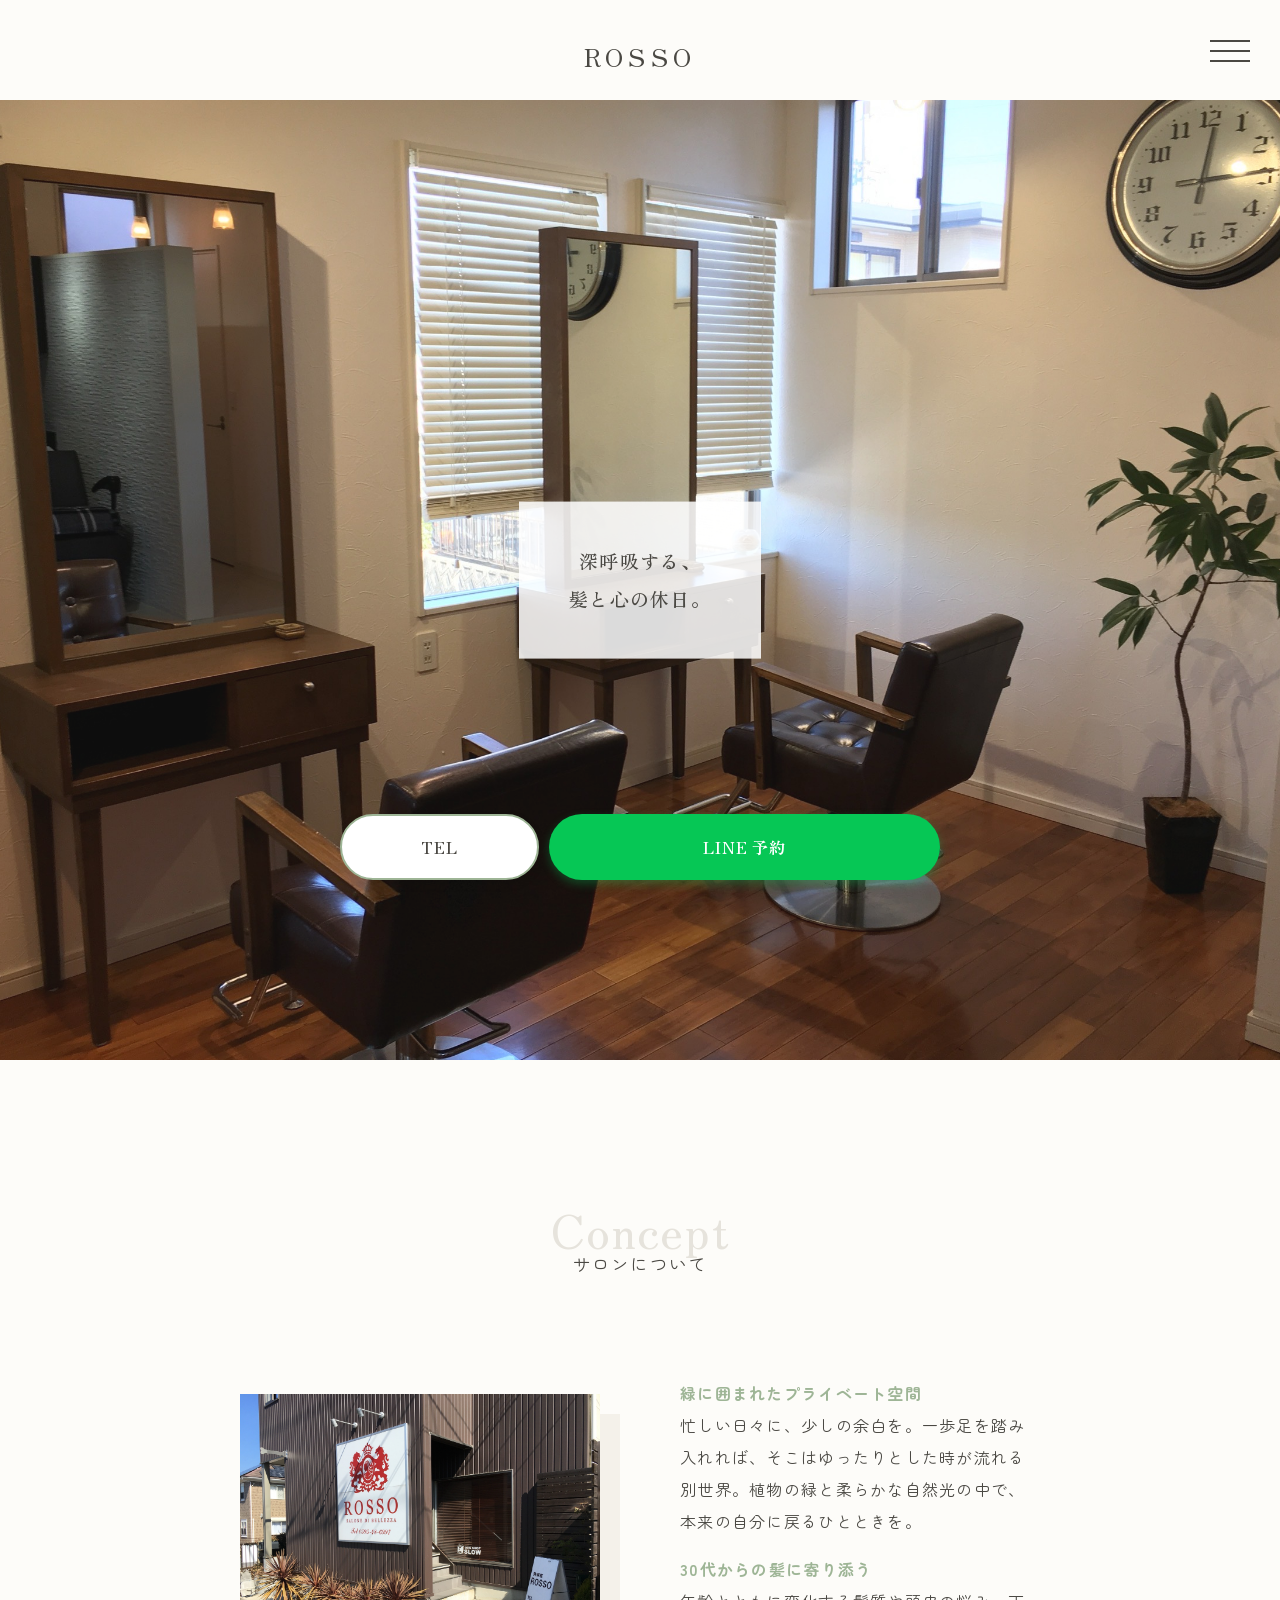
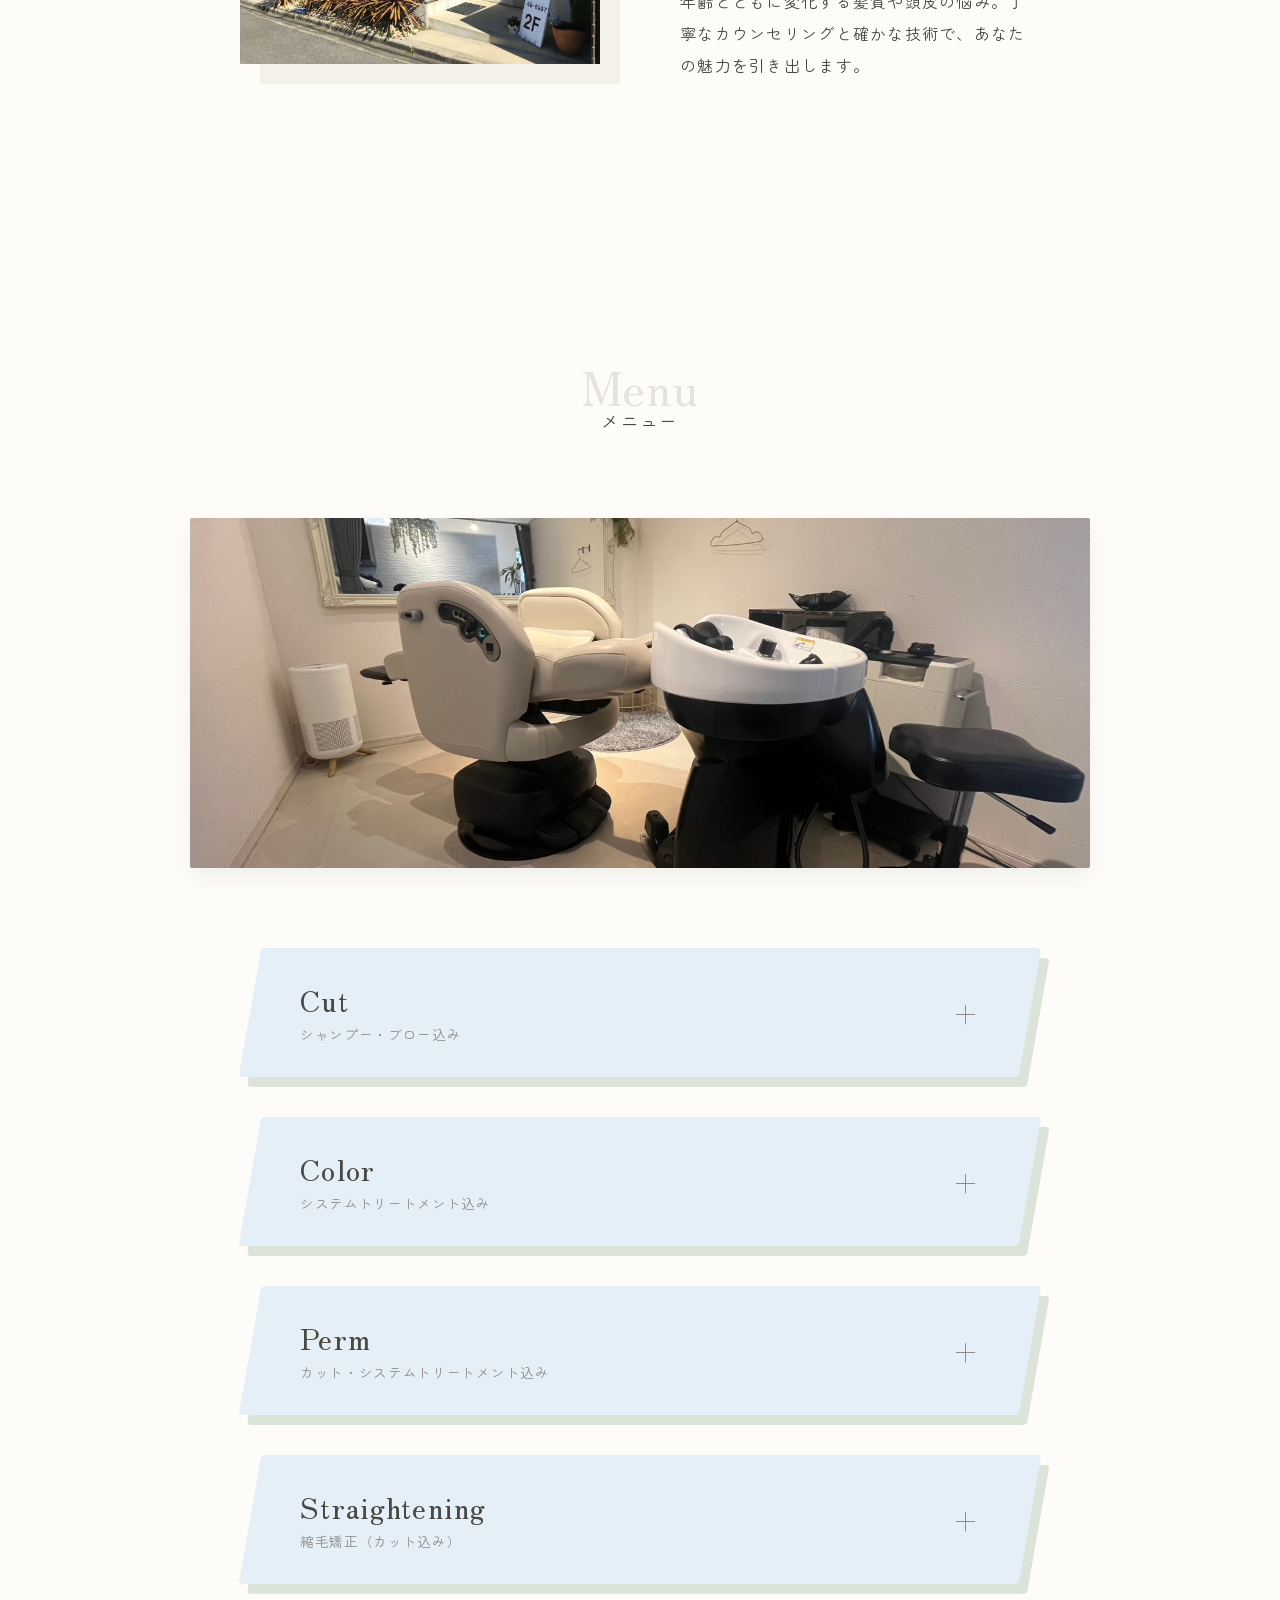
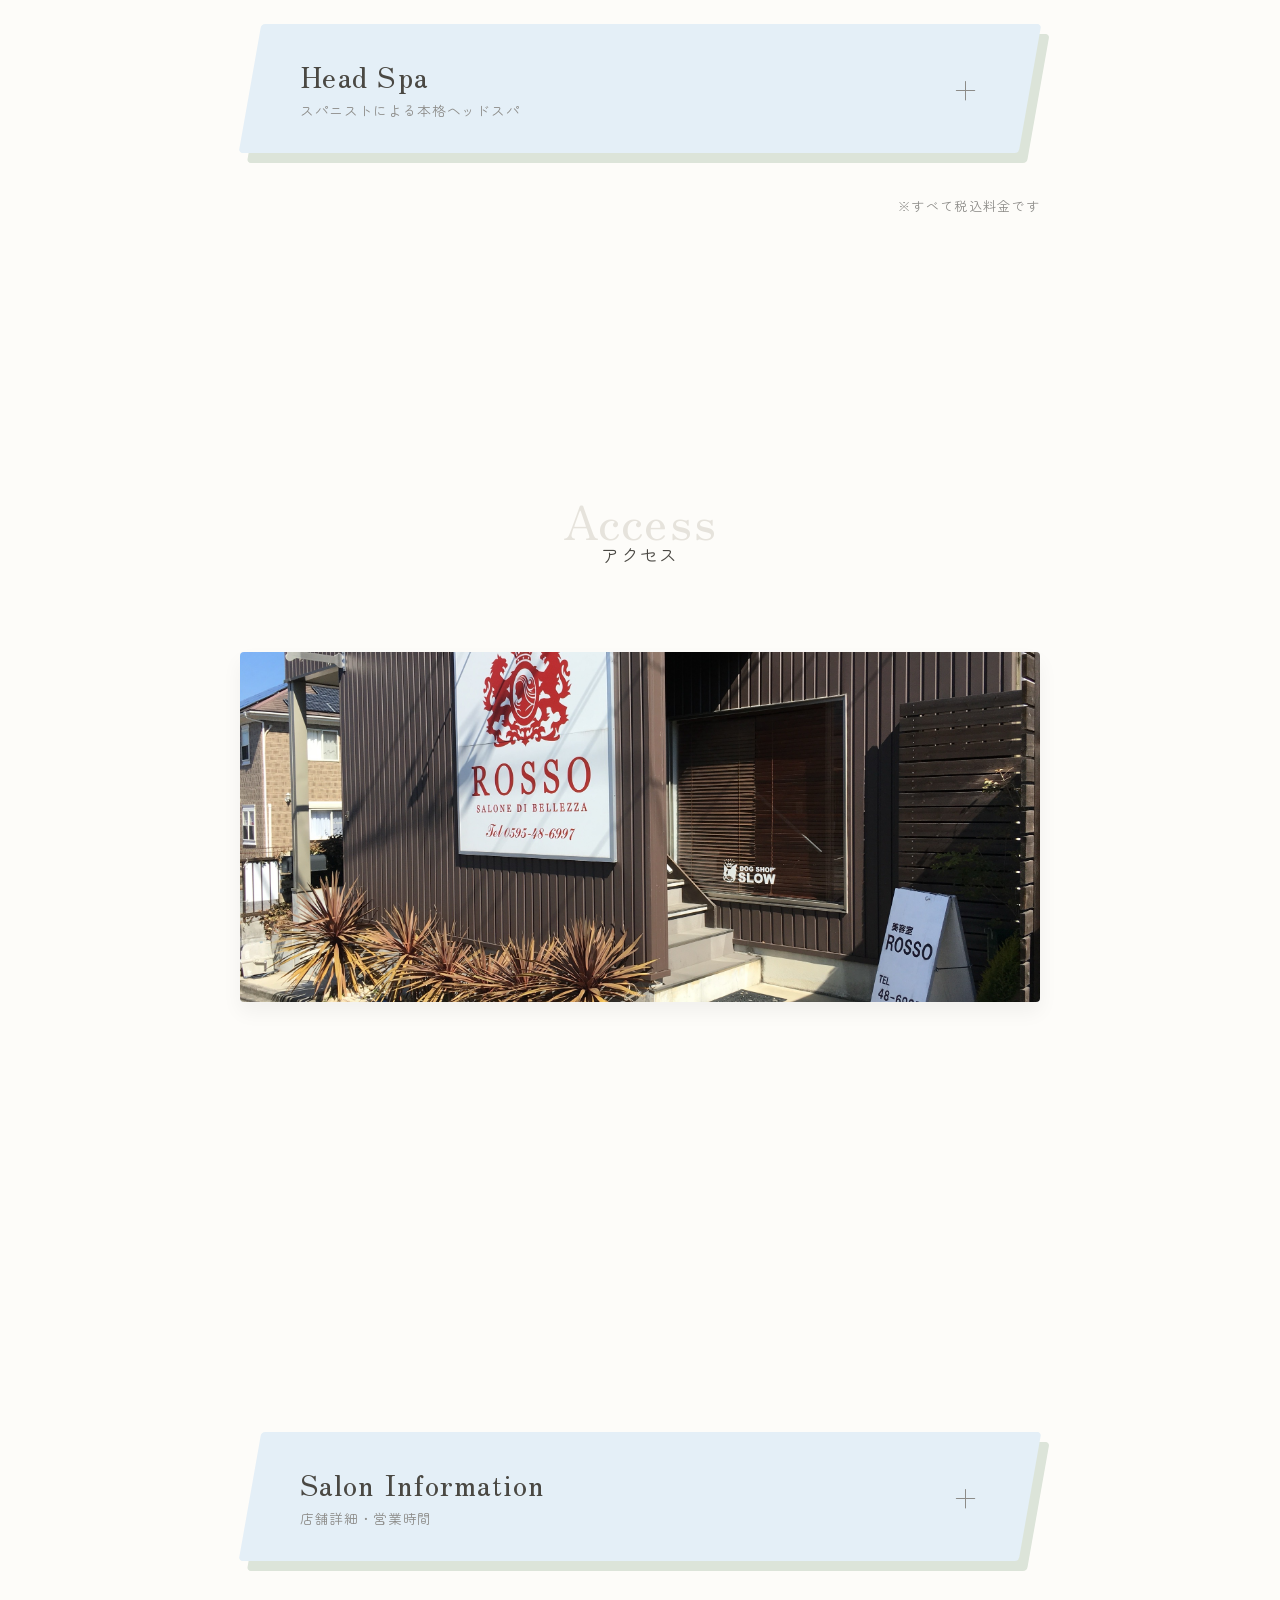
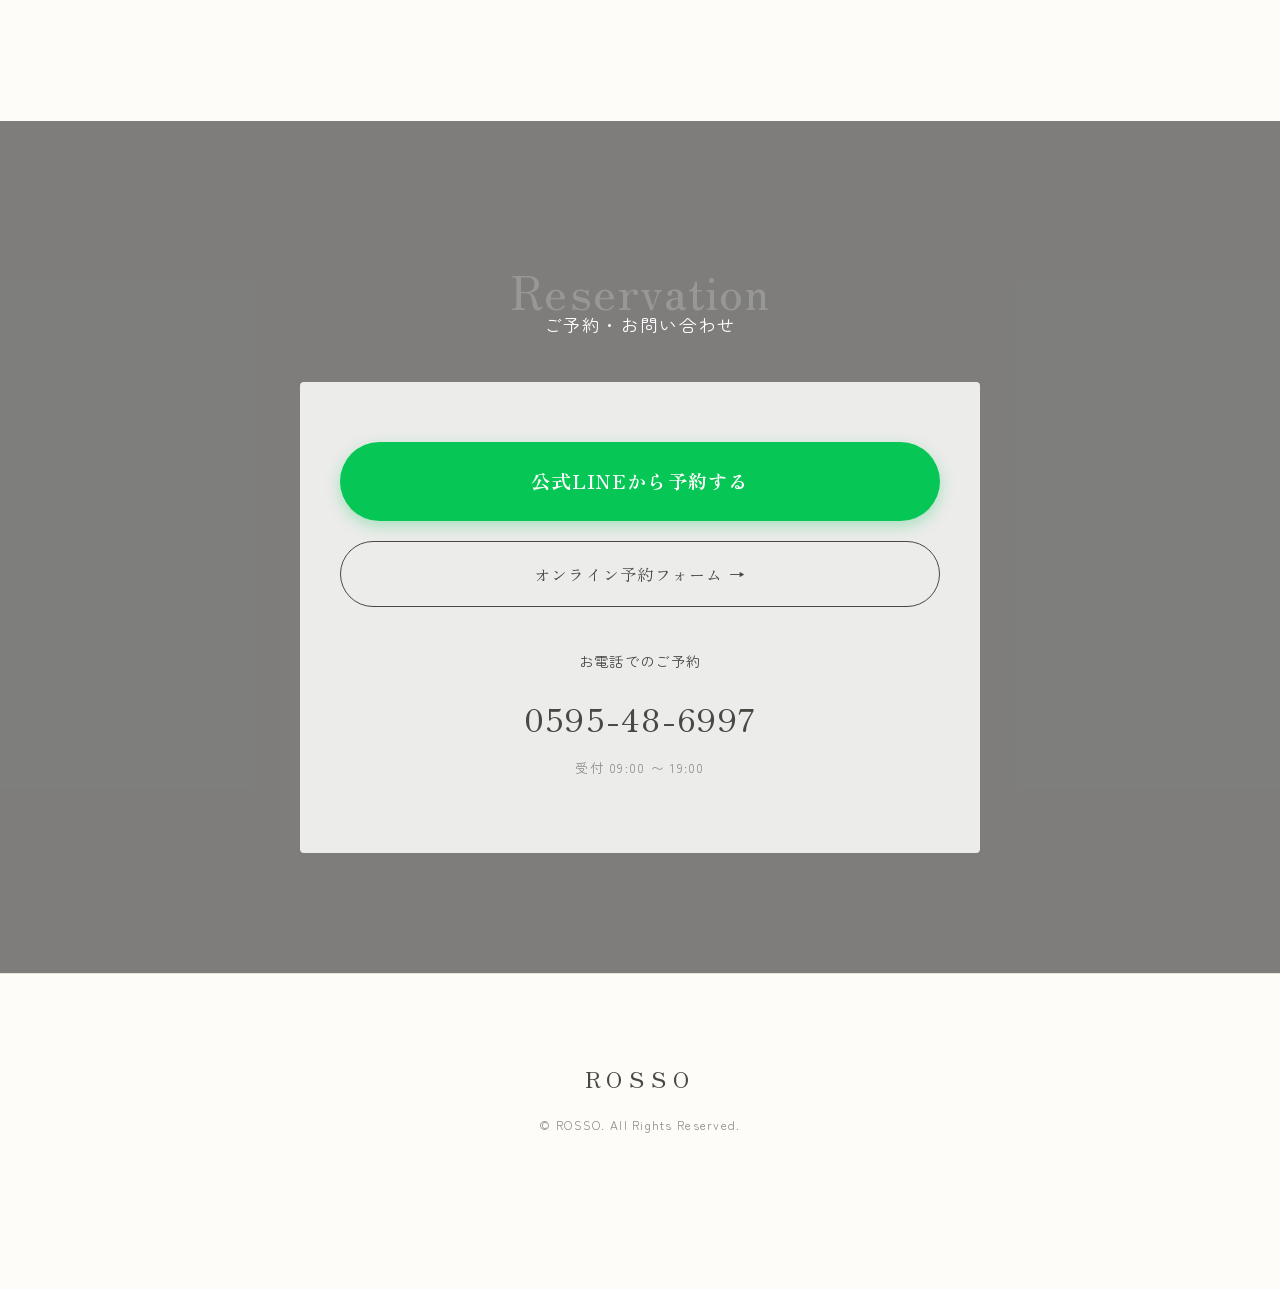
<file: index.html>
<!DOCTYPE html>
<html lang="ja">
<head>
  <meta charset="UTF-8">
  <meta name="viewport" content="width=device-width, initial-scale=1.0">
  <title>ROSSO | 緑と余白のプライベートサロン</title>
  <meta name="description" content="名張市桔梗が丘のプライベート美容室ROSSO（ロッソ）。緑と余白をテーマにした落ち着いた空間で、30代からの髪の悩みに寄り添います。カット、カラー、本格ヘッドスパなど。LINE予約受付中。">

  <link rel="preconnect" href="https://fonts.googleapis.com">
  <link rel="preconnect" href="https://fonts.gstatic.com" crossorigin>
  <link href="https://fonts.googleapis.com/css2?family=Zen+Old+Mincho:wght@400;600&family=Zen+Maru+Gothic:wght@300;400;500&display=swap" rel="stylesheet">
  <link rel="stylesheet" href="css/style.css">
</head>
<body>

  <!-- ハンバーガーメニュー -->
  <button class="hamburger-btn" id="hamburgerBtn" aria-label="メニュー">
    <span></span><span></span><span></span>
  </button>

  <!-- ナビオーバーレイ -->
  <nav class="nav-overlay" id="navOverlay">
    <ul class="nav-list">
      <li><a href="#home" class="nav-link">Home</a></li>
      <li><a href="#concept" class="nav-link">Concept</a></li>
      <li><a href="#menu" class="nav-link">Menu</a></li>
      <li><a href="#access" class="nav-link">Access</a></li>
      <li><a href="#reservation" class="nav-link">Reservation</a></li>
    </ul>
  </nav>

  <!-- ヘッダー -->
  <header>
    <a href="index.html" class="logo-text">ROSSO</a>
  </header>

  <!-- ヒーロー -->
  <section class="hero" id="home">
    <div class="hero-slider">
      <img src="images/hero1.jpg" alt="ROSSO店内" class="hero-img active">
      <img src="images/hero2.jpg" alt="ROSSO入り口" class="hero-img">
    </div>
    <div class="hero-message">
      <div class="hero-box">
        <h2>深呼吸する、<br>髪と心の休日。</h2>
      </div>
    </div>
  </section>

  <!-- コンセプト -->
  <section id="concept">
    <div class="wrapper">
      <div class="section-header fade-up">
        <span class="en-title">Concept</span>
        <span class="jp-title">サロンについて</span>
      </div>
      <div class="concept-layout fade-up">
        <img src="images/concept.jpg" alt="受付カウンター" class="concept-img">
        <div class="concept-text">
          <p><span class="highlight">緑に囲まれたプライベート空間</span><br>忙しい日々に、少しの余白を。一歩足を踏み入れれば、そこはゆったりとした時が流れる別世界。植物の緑と柔らかな自然光の中で、本来の自分に戻るひとときを。</p>
          <p><span class="highlight">30代からの髪に寄り添う</span><br>年齢とともに変化する髪質や頭皮の悩み。丁寧なカウンセリングと確かな技術で、あなたの魅力を引き出します。</p>
        </div>
      </div>
    </div>
  </section>

  <!-- メニュー -->
  <section id="menu">
    <div class="wrapper">
      <div class="section-header fade-up">
        <span class="en-title">Menu</span>
        <span class="jp-title">メニュー</span>
      </div>
      <img src="images/menu-top.jpg" alt="ヘッドスパルーム" class="menu-top-image fade-up">
      <div class="accordion-wrapper">

        <div class="accordion-item fade-up">
          <div class="accordion-header">
            <span class="cat-title">Cut<span class="cat-sub">シャンプー・ブロー込み</span></span>
            <span class="toggle-icon">+</span>
          </div>
          <div class="accordion-content">
            <ul class="menu-list">
              <li class="menu-item"><span class="item-name">一般</span><span class="item-dots"></span><span class="item-price">¥4,620</span></li>
              <li class="menu-item"><span class="item-name">高校生</span><span class="item-dots"></span><span class="item-price">¥3,520</span></li>
              <li class="menu-item"><span class="item-name">中学生</span><span class="item-dots"></span><span class="item-price">¥2,970</span></li>
              <li class="menu-item"><span class="item-name">小学生</span><span class="item-dots"></span><span class="item-price">¥2,420</span></li>
            </ul>
            <span class="menu-note">※すべて税込料金です</span>
          </div>
        </div>

        <div class="accordion-item fade-up">
          <div class="accordion-header">
            <span class="cat-title">Color<span class="cat-sub">システムトリートメント込み</span></span>
            <span class="toggle-icon">+</span>
          </div>
          <div class="accordion-content">
            <ul class="menu-list">
              <li class="menu-item"><span class="item-name">根本</span><span class="item-dots"></span><span class="item-price">¥7,150</span></li>
              <li class="menu-item"><span class="item-name">全体</span><span class="item-dots"></span><span class="item-price">¥7,700</span></li>
              <li class="menu-item"><span class="item-name">マニキュア</span><span class="item-dots"></span><span class="item-price">¥6,050</span></li>
            </ul>
            <span class="menu-note">※すべて税込料金です</span>
          </div>
        </div>

        <div class="accordion-item fade-up">
          <div class="accordion-header">
            <span class="cat-title">Perm<span class="cat-sub">カット・システムトリートメント込み</span></span>
            <span class="toggle-icon">+</span>
          </div>
          <div class="accordion-content">
            <ul class="menu-list">
              <li class="menu-item"><span class="item-name">ノーマルパーマ</span><span class="item-dots"></span><span class="item-price">¥9,350</span></li>
              <li class="menu-item"><span class="item-name">特殊パーマ</span><span class="item-dots"></span><span class="item-price">¥11,550</span></li>
            </ul>
            <span class="menu-note">※すべて税込料金です</span>
          </div>
        </div>

        <div class="accordion-item fade-up">
          <div class="accordion-header">
            <span class="cat-title">Straightening<span class="cat-sub">縮毛矯正（カット込み）</span></span>
            <span class="toggle-icon">+</span>
          </div>
          <div class="accordion-content">
            <ul class="menu-list">
              <li class="menu-item"><span class="item-name">ショート</span><span class="item-dots"></span><span class="item-price">¥13,750</span></li>
              <li class="menu-item"><span class="item-name">ミディアム</span><span class="item-dots"></span><span class="item-price">¥14,850</span></li>
              <li class="menu-item"><span class="item-name">ロング</span><span class="item-dots"></span><span class="item-price">¥15,950</span></li>
            </ul>
            <span class="menu-note">※すべて税込料金です</span>
          </div>
        </div>

        <div class="accordion-item fade-up">
          <div class="accordion-header">
            <span class="cat-title">Head Spa<span class="cat-sub">スパニストによる本格ヘッドスパ</span></span>
            <span class="toggle-icon">+</span>
          </div>
          <div class="accordion-content">
            <ul class="menu-list">
              <li class="menu-item"><span class="item-name">30分コース</span><span class="item-dots"></span><span class="item-price">¥3,250</span></li>
              <li class="menu-item"><span class="item-name">45分コース</span><span class="item-dots"></span><span class="item-price">¥5,170</span></li>
              <li class="menu-item"><span class="item-name">60分コース</span><span class="item-dots"></span><span class="item-price">¥5,720</span></li>
            </ul>
            <span class="menu-note">※ご新規様 1,000円OFF</span>
          </div>
        </div>

        <p style="text-align: right; font-size: 0.8rem; color: var(--text-sub); margin-top: 30px;">※すべて税込料金です</p>
      </div>
    </div>
  </section>

  <!-- アクセス -->
  <section id="access">
    <div class="wrapper">
      <div class="section-header fade-up">
        <span class="en-title">Access</span>
        <span class="jp-title">アクセス</span>
      </div>
      <div class="access-container fade-up">
        <img src="images/concept.jpg" alt="受付カウンター" class="access-img">
        <iframe
          src="https://maps.google.com/maps?q=三重県名張市桔梗が丘4-4-11-1Salone Di Bellezza Rosso&output=embed&t=m&z=16"
          width="100%" height="350" style="border:0;" allowfullscreen="" loading="lazy">
        </iframe>
        <div class="accordion-wrapper access-details-wrapper">
          <div class="accordion-item">
            <div class="accordion-header">
              <span class="cat-title">Salon Information<span class="cat-sub">店舗詳細・営業時間</span></span>
              <span class="toggle-icon">+</span>
            </div>
            <div class="accordion-content">
              <div style="padding: 20px 0;">
                <h3>ROSSO</h3>
                <div style="margin-top: 20px;">
                  <div class="access-row"><span class="access-label">Address</span><span>〒518-0624<br>名張市桔梗が丘 4-4-11-1 2F<br>（1F ドッグショップ SLOW）</span></div>
                  <div class="access-row"><span class="access-label">Open</span><span>09:00 〜 19:00</span></div>
                  <div class="access-row"><span class="access-label">Close</span><span>月曜日</span></div>
                </div>
              </div>
            </div>
          </div>
        </div>
      </div>
    </div>
  </section>

  <!-- 予約セクション -->
  <section id="reservation" class="reservation-section">
    <div class="bg-night"></div>
    <div class="overlay"></div>
    <div class="wrapper">
      <div class="section-header" style="margin-bottom: 40px;">
        <span class="en-title" style="color: rgba(255,255,255,0.2);">Reservation</span>
        <span class="jp-title" style="color: #fff;">ご予約・お問い合わせ</span>
      </div>
      <div class="reserve-content-box fade-up">
        <a href="https://lin.ee/pPa5Y1q" class="main-line-btn" target="_blank">
          公式LINEから予約する
        </a>
        <a href="https://cj9iclm3nrbv2dkhbtjg.stores.jp/reserve/test-salon-123/2624200" class="online-reserve-btn" target="_blank">
          オンライン予約フォーム →
        </a>
        <p style="margin-bottom: 10px; font-size: 0.9rem; margin-top: 40px;">お電話でのご予約</p>
        <a href="tel:0595486997" class="tel-link">0595-48-6997</a>
        <p style="font-size: 0.8rem; color: var(--text-sub); margin-top: 5px;">受付 09:00 〜 19:00</p>
      </div>
    </div>
  </section>

  <!-- フッター -->
  <footer>
    <div class="wrapper">
      <p class="footer-logo">ROSSO</p>
      <p class="footer-copy">&copy; ROSSO. All Rights Reserved.</p>
    </div>
  </footer>

  <!-- 下部固定ナビ -->
  <div class="bottom-nav">
    <a href="tel:0595486997" class="nav-btn-tel">TEL</a>
    <a href="https://lin.ee/pPa5Y1q" class="nav-btn-line" target="_blank">LINE 予約</a>
  </div>

  <script src="js/main.js"></script>
</body>
</html>
</file>
<file: css/style.css>
/* --- 変数設定 --- */
:root {
  --bg-color: #fdfcf9;
  --text-main: #4a4843;
  --text-sub: #8c8b88;
  --accent: #9eb596;
  --btn-bg: #e4eff7;
  --btn-shadow: #dce4d9;
  --line-green: #06c755;
  --font-heading: 'Zen Old Mincho', serif;
  --font-body: 'Zen Maru Gothic', sans-serif;
}

/* --- 基本設定 --- */
html { scroll-behavior: smooth; }
body {
  font-family: var(--font-body);
  background-color: var(--bg-color);
  color: var(--text-main);
  margin: 0;
  padding: 0;
  line-height: 2;
  letter-spacing: 0.08em;
  overflow-x: hidden;
  padding-bottom: 80px;
}
h1, h2, h3 { font-family: var(--font-heading); font-weight: 500; margin: 0; }
a { text-decoration: none; color: inherit; transition: opacity 0.3s; }
a:hover { opacity: 0.6; }
.wrapper { max-width: 900px; margin: 0 auto; padding: 0 20px; }
img { max-width: 100%; height: auto; display: block; }

/* --- アニメーション --- */
.fade-up {
  opacity: 0;
  transform: translateY(80px);
  transition: opacity 2.0s cubic-bezier(0.23, 1, 0.32, 1) 0.6s,
              transform 2.0s cubic-bezier(0.23, 1, 0.32, 1) 0.6s;
}
.fade-up.active { opacity: 1; transform: translateY(0); }

/* --- ハンバーガーメニュー --- */
.hamburger-btn {
  position: fixed; top: 30px; right: 30px;
  width: 40px; height: 40px;
  cursor: pointer; z-index: 1000;
  background: none; border: none;
}
.hamburger-btn span {
  display: block; width: 100%; height: 2px;
  background-color: var(--text-main);
  position: absolute; left: 0; transition: 0.4s;
}
.hamburger-btn span:nth-child(1) { top: 10px; }
.hamburger-btn span:nth-child(2) { top: 20px; }
.hamburger-btn span:nth-child(3) { top: 30px; }
.hamburger-btn.active span:nth-child(1) { top: 20px; transform: rotate(45deg); }
.hamburger-btn.active span:nth-child(2) { opacity: 0; }
.hamburger-btn.active span:nth-child(3) { top: 20px; transform: rotate(-45deg); }

.nav-overlay {
  position: fixed; top: 0; left: 0;
  width: 100%; height: 100vh;
  background: rgba(253,252,249,0.98);
  z-index: 999; opacity: 0; visibility: hidden;
  transition: 0.4s;
  display: flex; align-items: center; justify-content: center;
}
.nav-overlay.active { opacity: 1; visibility: visible; }
.nav-list { list-style: none; padding: 0; text-align: center; }
.nav-list li { margin: 30px 0; }
.nav-list a { font-family: var(--font-heading); font-size: 1.5rem; display: block; }

/* --- ヘッダー --- */
header {
  padding: 30px 0; text-align: center;
  position: absolute; width: 100%; top: 0; z-index: 10;
}
.logo-text {
  font-family: var(--font-heading);
  font-size: 1.6rem; letter-spacing: 0.2em;
  color: var(--text-main); text-transform: uppercase;
}

/* --- ヒーロー --- */
.hero { margin-top: 100px; height: 80vh; width: 100%; position: relative; overflow: hidden; }
.hero-slider { width: 100%; height: 100%; position: absolute; top: 0; left: 0; }
.hero-img {
  width: 100%; height: 100%; object-fit: cover;
  position: absolute; top: 0; left: 0;
  opacity: 0;
  transition: opacity 2.5s ease, transform 6s linear;
  transform: scale(1.0); z-index: 1;
}
.hero-img.active { opacity: 0.95; transform: scale(1.08); z-index: 2; }
.hero-message {
  position: absolute; top: 50%; left: 50%;
  transform: translate(-50%, -50%);
  text-align: center; width: 80%; z-index: 10;
}
.hero-box {
  background: rgba(255,255,255,0.85);
  padding: 40px 50px; display: inline-block;
  box-shadow: 0 10px 30px rgba(0,0,0,0.05);
}
.hero-box h2 { font-size: 1.2rem; color: var(--text-main); margin: 0; line-height: 2; }

/* --- セクション共通 --- */
section { padding: 120px 0; }
.section-header { text-align: center; margin-bottom: 80px; }
.en-title {
  display: block; font-size: 3rem;
  font-family: var(--font-heading); color: #e6e3dc;
  margin-bottom: -30px; position: relative; z-index: 0;
}
.jp-title { display: block; font-size: 1.1rem; position: relative; z-index: 1; }

/* --- コンセプト --- */
.concept-layout {
  display: flex; align-items: center;
  justify-content: center; gap: 80px; flex-wrap: wrap;
}
.concept-img {
  width: 40%; min-width: 300px;
  aspect-ratio: 4/3; object-fit: cover;
  box-shadow: 20px 20px 0px #f4f1ea;
}
.concept-text { width: 40%; min-width: 300px; }
.highlight { color: var(--accent); font-weight: bold; }

/* --- メニュー --- */
.menu-top-image {
  width: 100%; height: 350px; object-fit: cover;
  margin-bottom: 80px; border-radius: 2px;
  box-shadow: 0 10px 20px rgba(0,0,0,0.05);
}
.accordion-wrapper { max-width: 800px; margin: 0 auto; }
.accordion-item { margin-bottom: 40px; }
.accordion-header {
  padding: 35px 50px; cursor: pointer;
  display: flex; justify-content: space-between; align-items: center;
  background-color: var(--btn-bg);
  transform: skewX(-10deg);
  box-shadow: 10px 10px 0px var(--btn-shadow);
  border-radius: 4px; transition: all 0.3s ease; margin: 0 10px;
}
.accordion-header:hover {
  transform: skewX(-10deg) translate(-3px, -3px);
  box-shadow: 13px 13px 0px var(--btn-shadow);
  background-color: #ecf4f9;
}
.accordion-header > * { transform: skewX(10deg); }
.cat-title {
  font-size: 1.8rem; font-family: var(--font-heading);
  color: var(--text-main);
  display: flex; flex-direction: column;
  align-items: flex-start; line-height: 1.2;
}
.cat-sub {
  font-size: 0.85rem; color: var(--text-sub);
  margin-top: 8px; font-family: var(--font-body);
  font-weight: normal; letter-spacing: 0.05em;
}
.toggle-icon {
  font-size: 1.8rem; color: var(--text-sub);
  font-weight: 300; transition: transform 0.3s; margin-left: 20px;
}
.accordion-item.open .toggle-icon { transform: skewX(10deg) rotate(45deg); }
.accordion-content {
  max-height: 0; overflow: hidden;
  transition: max-height 0.8s ease-out; padding: 0 40px;
}
.accordion-item.open .accordion-content { padding-top: 30px; padding-bottom: 20px; }
.menu-list { list-style: none; padding: 0; margin: 0; }
.menu-item {
  display: flex; justify-content: space-between;
  align-items: baseline; margin-bottom: 20px;
}
.item-name { background-color: var(--bg-color); padding-right: 15px; z-index: 1; }
.item-dots {
  flex-grow: 1; border-bottom: 1px dotted #ccc;
  margin: 0 10px; position: relative; top: -5px;
}
.item-price { font-family: var(--font-heading); font-size: 1.1rem; }
.menu-note {
  display: block; text-align: right;
  font-size: 0.8rem; color: var(--text-sub); margin-top: 10px;
}

/* --- アクセス --- */
.access-container { text-align: center; }
.access-img {
  width: 100%; max-width: 800px; height: 350px; object-fit: cover;
  margin: 0 auto 40px auto; border-radius: 4px;
  box-shadow: 0 10px 20px rgba(0,0,0,0.05);
}
iframe {
  margin-bottom: 40px; display: block;
  margin: 0 auto 40px auto; width: 100%; max-width: 800px;
  filter: grayscale(20%);
}
.access-details-wrapper { max-width: 800px; margin: 0 auto; text-align: left; }
.access-row {
  display: flex; margin-bottom: 15px;
  border-bottom: 1px dotted #ccc; padding-bottom: 10px;
}
.access-label { width: 100px; color: var(--text-sub); flex-shrink: 0; }

/* --- 予約セクション --- */
.reservation-section {
  position: relative; text-align: center;
  padding: 120px 0; color: #fff;
}
.bg-night {
  position: absolute; top: 0; left: 0; width: 100%; height: 100%;
  background-image: url('../images/hero3.jpg');
  background-size: cover; background-position: center;
  background-attachment: fixed; z-index: -2;
}
.overlay {
  position: absolute; top: 0; left: 0; width: 100%; height: 100%;
  background: rgba(0, 0, 0, 0.5); z-index: -1;
}
.reserve-content-box {
  background-color: rgba(255,255,255,0.85);
  color: var(--text-main);
  padding: 60px 40px; max-width: 600px;
  margin: 0 auto; border-radius: 4px;
}
.main-line-btn {
  display: block; background-color: var(--line-green);
  color: #fff; text-align: center;
  padding: 20px 0; border-radius: 50px;
  font-size: 1.2rem; font-weight: bold;
  margin-bottom: 20px;
  box-shadow: 0 5px 15px rgba(6,199,85,0.3);
  transition: 0.3s; font-family: var(--font-heading);
}
.main-line-btn:hover { transform: translateY(-3px); opacity: 0.9; }
.online-reserve-btn {
  display: block; border: 1px solid var(--text-main);
  color: var(--text-main); text-align: center;
  padding: 16px 0; border-radius: 50px;
  font-size: 1rem; margin-bottom: 30px;
  transition: 0.3s; font-family: var(--font-heading);
}
.online-reserve-btn:hover { background: var(--text-main); color: #fff; opacity: 1; }
.tel-link {
  display: block; font-size: 2rem;
  font-family: var(--font-heading); color: var(--text-main);
  margin-bottom: 5px;
}

/* --- フッター --- */
footer {
  padding: 60px 0; text-align: center;
  border-top: 1px solid #e8e4dc;
}
.footer-logo {
  font-family: var(--font-heading); font-size: 1.4rem;
  letter-spacing: 0.3em; margin-bottom: 10px;
}
.footer-copy { font-size: 0.75rem; color: var(--text-sub); }

/* --- 下部固定ナビ --- */
.bottom-nav {
  position: fixed; bottom: 20px; left: 50%;
  transform: translateX(-50%);
  width: 90%; max-width: 600px;
  display: flex; gap: 10px; z-index: 999;
}
.nav-btn-tel {
  flex: 1;
  background-color: #fff; color: var(--text-main);
  border: 2px solid var(--accent); border-radius: 50px;
  text-align: center; padding: 15px 0;
  font-weight: bold; font-family: var(--font-heading);
  display: flex; align-items: center; justify-content: center;
  box-shadow: 0 4px 10px rgba(0,0,0,0.1); transition: 0.3s;
}
.nav-btn-line {
  flex: 2;
  background-color: var(--line-green); color: #fff;
  border-radius: 50px; text-align: center; padding: 15px 0;
  font-weight: bold; font-family: var(--font-heading);
  letter-spacing: 0.05em;
  display: flex; align-items: center; justify-content: center;
  box-shadow: 0 4px 10px rgba(6,199,85,0.3); transition: 0.3s;
}
.nav-btn-tel:hover, .nav-btn-line:hover { transform: translateY(-2px); opacity: 1; }

/* --- レスポンシブ --- */
@media (max-width: 768px) {
  .hero-box { padding: 25px 30px; }
  .hero-box h2 { font-size: 1rem; }
  .concept-img, .concept-text { width: 100%; min-width: unset; }
  .accordion-header { padding: 25px 30px; }
  .cat-title { font-size: 1.4rem; }
  .reserve-content-box { padding: 40px 20px; }
  .en-title { font-size: 2rem; }
}
</file>
